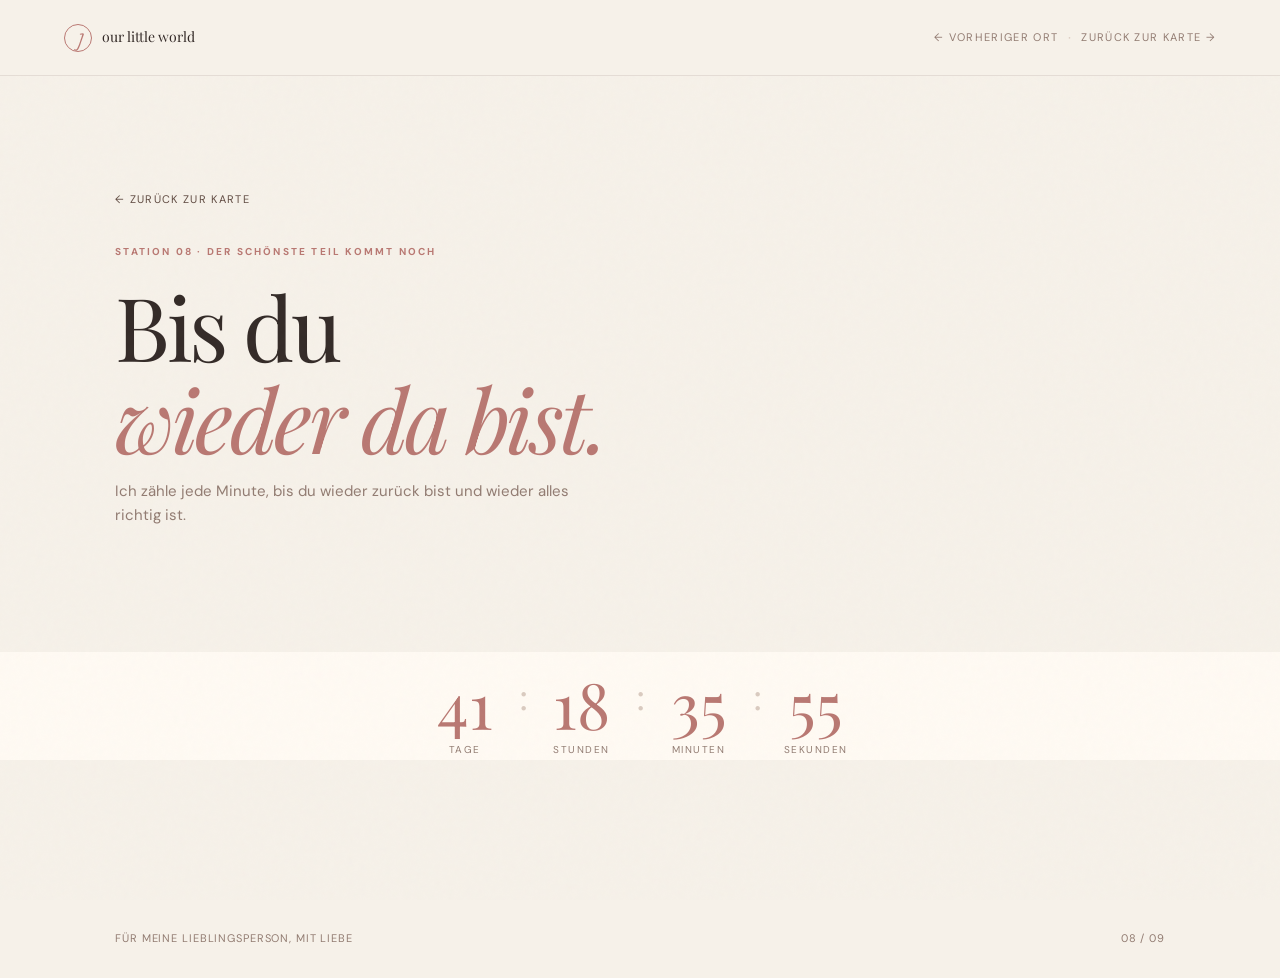
<file: countdown.html>
<!doctype html><html lang="de"><head><meta charset="UTF-8"><meta name="viewport" content="width=device-width, initial-scale=1.0"><title>Until You're Home · Our Little World</title><link rel="preconnect" href="https://fonts.googleapis.com"><link rel="preconnect" href="https://fonts.gstatic.com" crossorigin><link href="https://fonts.googleapis.com/css2?family=Caveat:wght@500;600&family=DM+Sans:wght@400;500;600;700&family=Playfair+Display:wght@500;600;700&display=swap" rel="stylesheet"><link rel="stylesheet" href="styles.css"></head><body class="countdown-page"><div class="page-noise"></div><header class="topbar"><a class="brand" href="index.html"><span class="brand-mark">J</span><span>our little world</span></a><nav class="page-nav"><a href="puzzle.html">← previous</a><span>·</span><a href="index.html">back to map →</a></nav></header><main class="inner-page"><section class="section-shell page-intro"><a class="page-back" href="index.html">← back to our map</a><p class="eyebrow">stop 08 · the best part is coming</p><h1>Until You’re<br><em>Home.</em></h1><p>Counting every minute until the front door opens and everything feels right again.</p></section><section class="countdown page-content"><div class="countdown-copy reveal"><p class="eyebrow">the return journey</p><h2>Almost<br><em>there.</em></h2><p>Change the date in <strong>app.js</strong> whenever the plan becomes real.</p></div><div class="countdown-clock reveal reveal-delay"><div><strong id="days">--</strong><span>days</span></div><i>:</i><div><strong id="hours">--</strong><span>hours</span></div><i>:</i><div><strong id="minutes">--</strong><span>minutes</span></div><i>:</i><div><strong id="seconds">--</strong><span>seconds</span></div></div><p class="home-message" id="home-message">until the countdown becomes a memory</p></section></main><footer><span>made for my person, with love</span><span>08 / 09</span></footer><script src="app.js"></script></body></html>
</file>
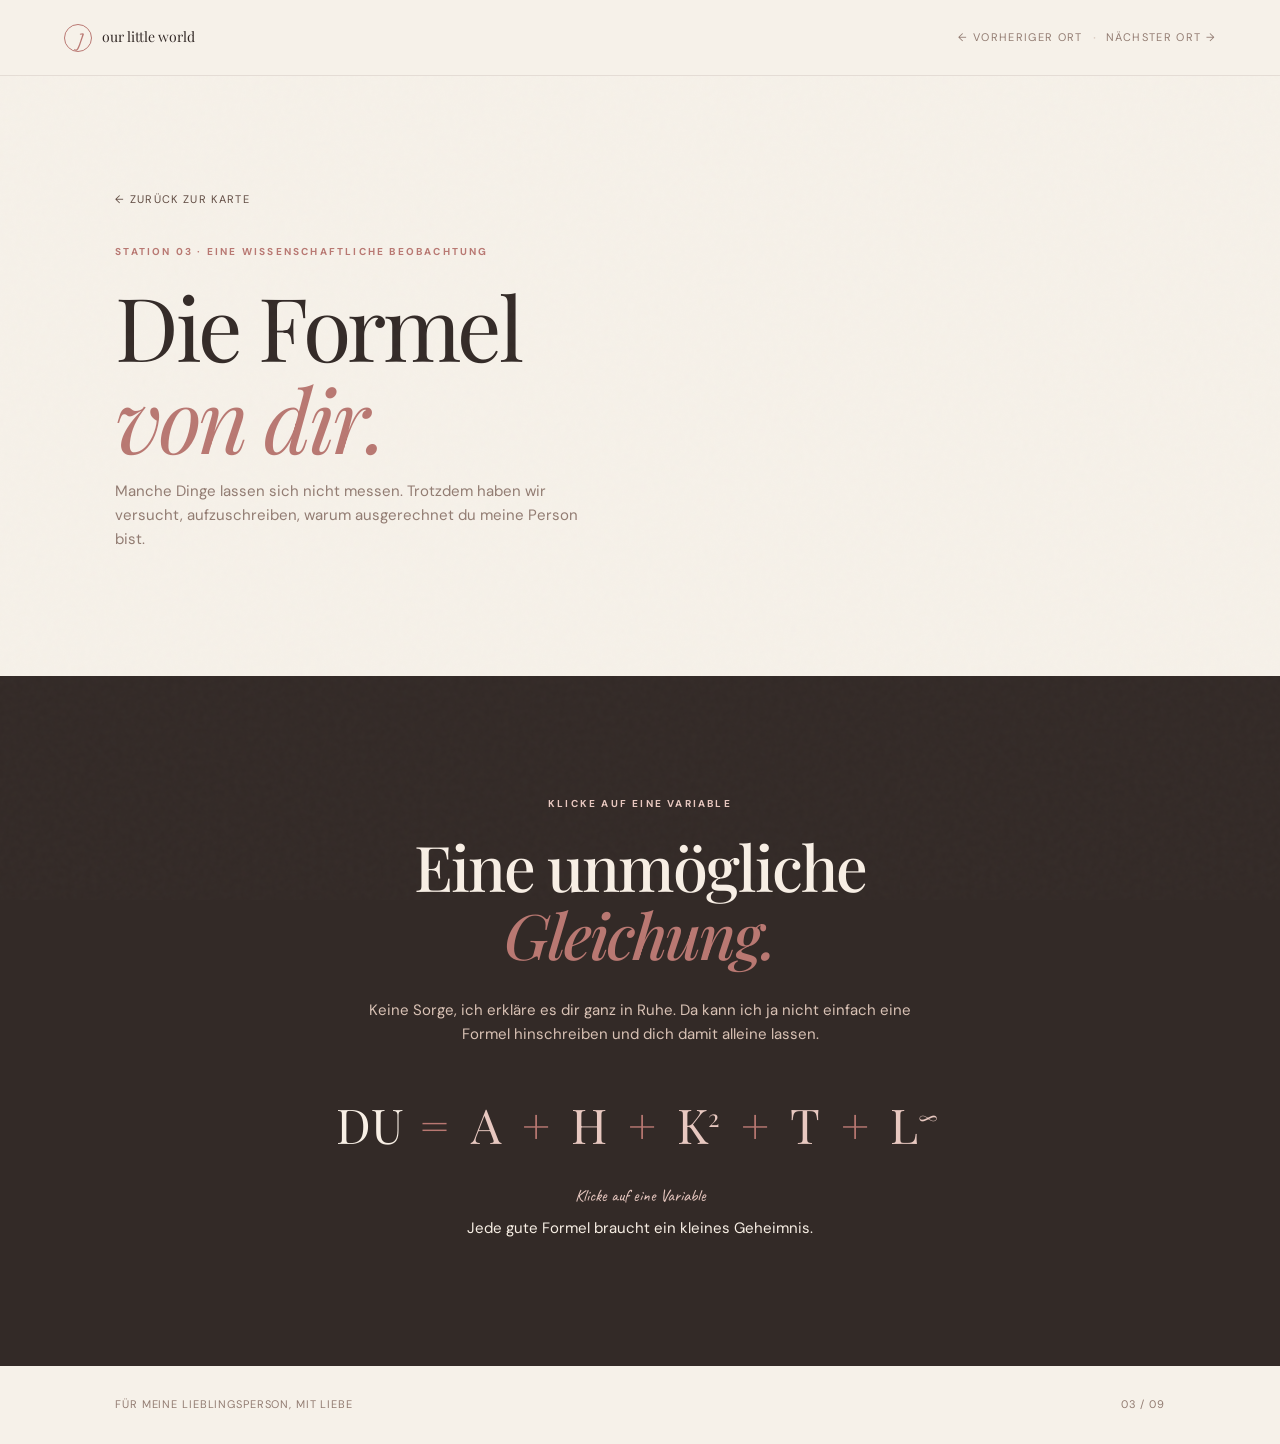
<file: formula.html>
<!doctype html><html lang="de"><head><meta charset="UTF-8"><meta name="viewport" content="width=device-width, initial-scale=1.0"><title>The Formula of You · Our Little World</title><link rel="preconnect" href="https://fonts.googleapis.com"><link rel="preconnect" href="https://fonts.gstatic.com" crossorigin><link href="https://fonts.googleapis.com/css2?family=Caveat:wght@500;600&family=DM+Sans:wght@400;500;600;700&family=Playfair+Display:wght@500;600;700&display=swap" rel="stylesheet"><link rel="stylesheet" href="styles.css"></head><body class="formula-page"><div class="page-noise"></div><header class="topbar"><a class="brand" href="index.html"><span class="brand-mark">J</span><span>our little world</span></a><nav class="page-nav"><a href="memories.html">← previous</a><span>·</span><a href="soundtrack.html">next stop →</a></nav></header><main class="inner-page"><section class="section-shell page-intro"><a class="page-back" href="index.html">← back to our map</a><p class="eyebrow">stop 03 · a scientific observation</p><h1>The Formula<br><em>of You.</em></h1><p>Some things cannot be measured. Still, we tried to write down why you are my person.</p></section><section class="section-dark formula page-content"><div class="section-heading reveal"><p class="eyebrow">click a variable</p><h2>One impossible<br><em>equation.</em></h2></div><div class="equation reveal"><span>YOU</span><b>=</b><button data-factor="Attention">A</button><b>+</b><button data-factor="Humour">H</button><b>+</b><button data-factor="Chaos">K<sup>2</sup></button><b>+</b><button data-factor="Trust">T</button><b>+</b><button data-factor="Love">L<sup>∞</sup></button></div><p class="formula-hint">tap a letter to reveal a reason</p><div class="factor-message" id="factor-message">Every good formula needs a little mystery.</div></section></main><footer><span>made for my person, with love</span><span>03 / 09</span></footer><script src="app.js"></script></body></html>
</file>
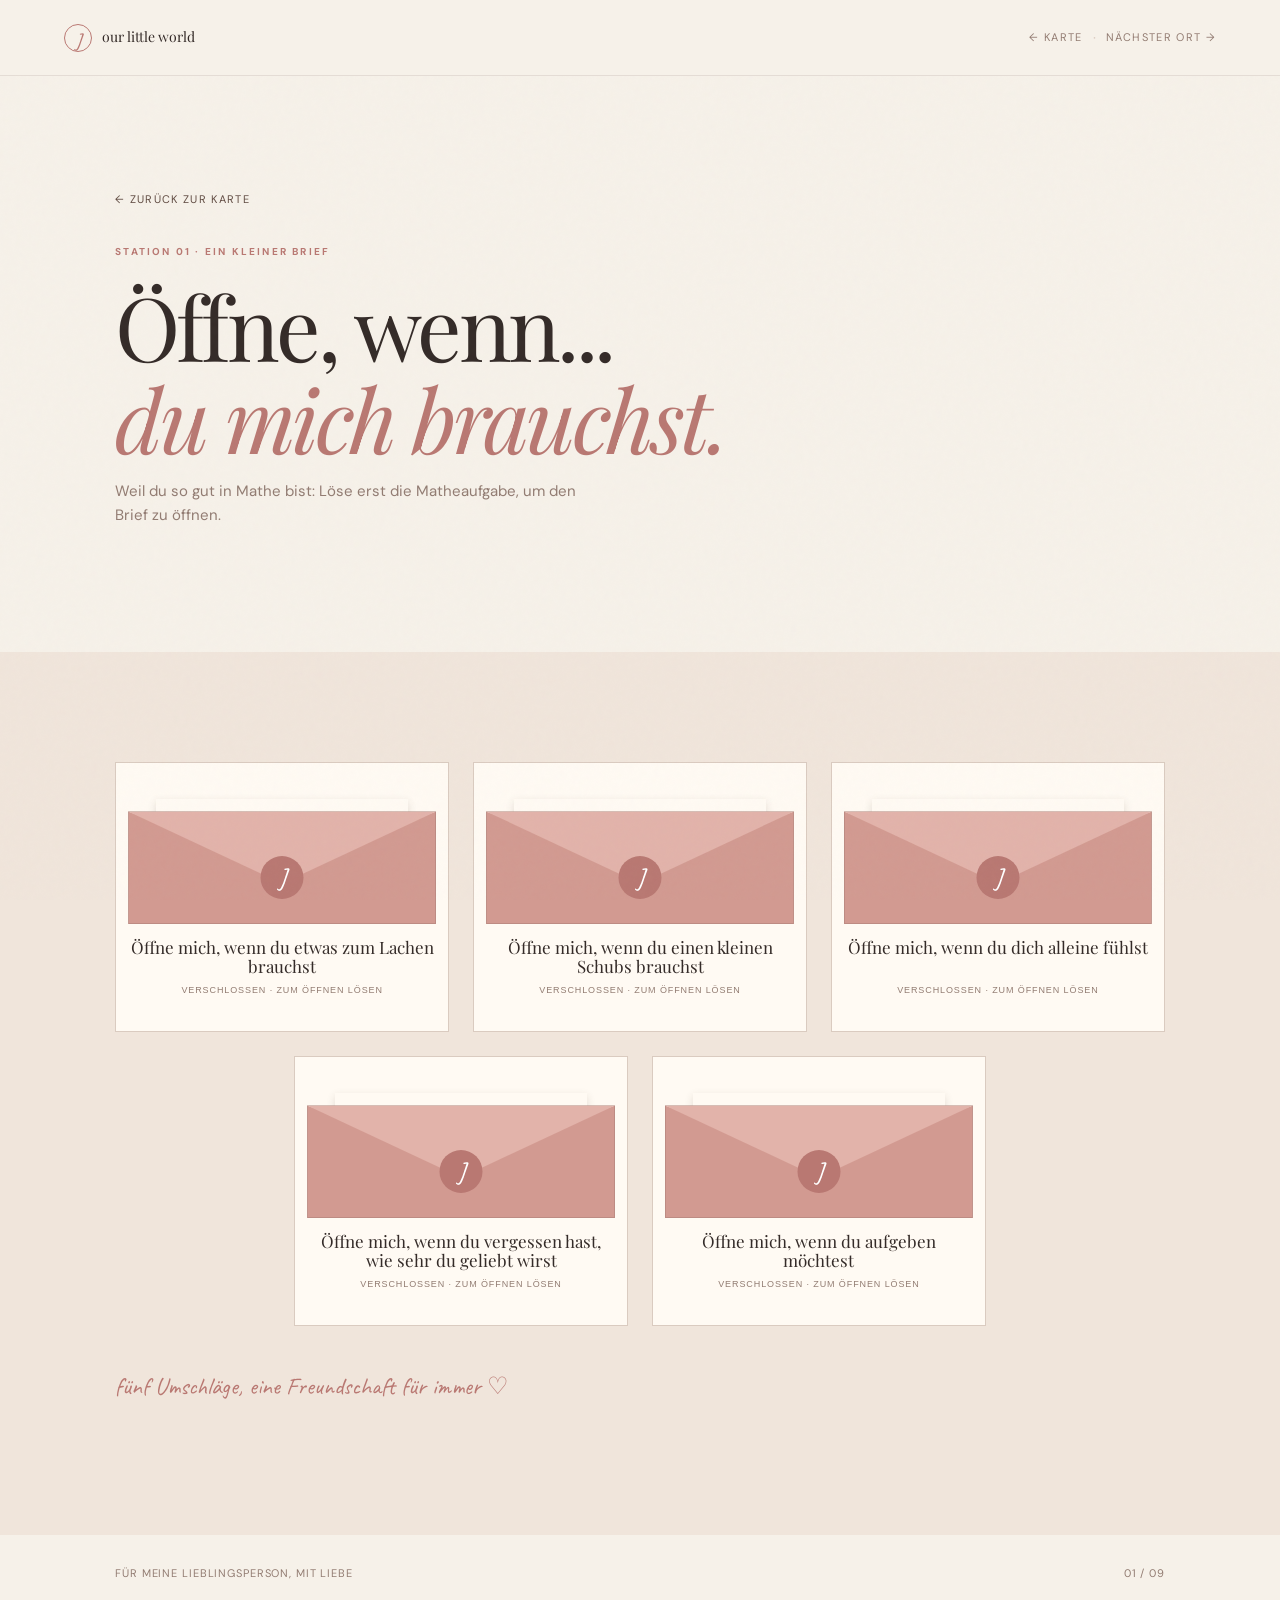
<file: open-when.html>
<!doctype html>
<html lang="de">
	<head>
		<meta charset="UTF-8" />
		<meta name="viewport" content="width=device-width, initial-scale=1.0" />
		<title>Öffne, wenn... · Our Little World</title>
		<link rel="preconnect" href="https://fonts.googleapis.com" />
		<link rel="preconnect" href="https://fonts.gstatic.com" crossorigin />
		<link href="https://fonts.googleapis.com/css2?family=Caveat:wght@500;600&family=DM+Sans:wght@400;500;600;700&family=Playfair+Display:wght@500;600;700&display=swap" rel="stylesheet" />
		<link rel="stylesheet" href="styles.css" />
	</head>
	<body>
		<div class="page-noise"></div>
		<header class="topbar">
			<a class="brand" href="index.html">
				<span class="brand-mark">J</span>
				<span>our little world</span>
			</a>
			<nav class="page-nav">
				<a href="index.html">← Karte</a>
				<span>·</span>
				<a href="memories.html">nächster Ort →</a>
			</nav>
		</header>

		<main class="inner-page">
			<section class="section-shell page-intro">
				<a class="page-back" href="index.html">← zurück zur Karte</a>
				<p class="eyebrow">station 01 · ein kleiner Brief</p>
				<h1>Öffne, wenn...<br /><em>du mich brauchst.</em></h1>
				<p>Weil du so gut in Mathe bist: Löse erst die Matheaufgabe, um den Brief zu öffnen.</p>
			</section>

			<section class="section-shell section-tinted page-content">
				<div class="letter-grid">
					<button class="letter-card envelope-card reveal" data-letter="miss">
						<span class="wax-seal">J</span>
						<span class="letter-title">Öffne mich, wenn du mich vermisst</span>
						<span class="letter-lock">verschlossen · zum Öffnen lösen</span>
					</button>
					<button class="letter-card envelope-card reveal" data-letter="homesick">
						<span class="wax-seal">J</span>
						<span class="letter-title">Öffne mich, wenn du Heimweh hast</span>
						<span class="letter-lock">verschlossen · zum Öffnen lösen</span>
					</button>
					<button class="letter-card envelope-card reveal" data-letter="alone">
						<span class="wax-seal">J</span>
						<span class="letter-title">Öffne mich, wenn du dich alleine fühlst</span>
						<span class="letter-lock">verschlossen · zum Öffnen lösen</span>
					</button>
					<button class="letter-card envelope-card reveal" data-letter="loved">
						<span class="wax-seal">J</span>
						<span class="letter-title">Öffne mich, wenn du vergessen hast, wie sehr du geliebt wirst</span>
						<span class="letter-lock">verschlossen · zum Öffnen lösen</span>
					</button>
					<button class="letter-card envelope-card reveal" data-letter="bad-day">
						<span class="wax-seal">J</span>
						<span class="letter-title">Öffne mich, wenn du einen richtig schlechten Tag hast</span>
						<span class="letter-lock">verschlossen · zum Öffnen lösen</span>
					</button>
					<button class="letter-card envelope-card reveal" data-letter="give-up">
						<span class="wax-seal">J</span>
						<span class="letter-title">Öffne mich, wenn du aufgeben möchtest</span>
						<span class="letter-lock">verschlossen · zum Öffnen lösen</span>
					</button>
					<button class="letter-card envelope-card reveal" data-letter="overthink">
						<span class="wax-seal">J</span>
						<span class="letter-title">Öffne mich, wenn du zu viel nachdenkst</span>
						<span class="letter-lock">verschlossen · zum Öffnen lösen</span>
					</button>
					<button class="letter-card envelope-card reveal" data-letter="motivation">
						<span class="wax-seal">J</span>
						<span class="letter-title">Öffne mich, wenn du Motivation brauchst</span>
						<span class="letter-lock">verschlossen · zum Öffnen lösen</span>
					</button>
					<button class="letter-card envelope-card reveal" data-letter="laugh">
						<span class="wax-seal">J</span>
						<span class="letter-title">Öffne mich, wenn du lachen musst</span>
						<span class="letter-lock">verschlossen · zum Öffnen lösen</span>
					</button>
					<button class="letter-card envelope-card reveal" data-letter="chaos">
						<span class="wax-seal">J</span>
						<span class="letter-title">Öffne mich, wenn du unser Chaos vermisst</span>
						<span class="letter-lock">verschlossen · zum Öffnen lösen</span>
					</button>
					<button class="letter-card envelope-card reveal" data-letter="happy">
						<span class="wax-seal">J</span>
						<span class="letter-title">Öffne mich, wenn etwas richtig Schönes passiert ist</span>
						<span class="letter-lock">verschlossen · zum Öffnen lösen</span>
					</button>
					<button class="letter-card envelope-card reveal" data-letter="home">
						<span class="wax-seal">J</span>
						<span class="letter-title">Öffne mich, wenn du wieder zu Hause bist</span>
						<span class="letter-lock">verschlossen · zum Öffnen lösen</span>
					</button>
				</div>
				<p class="page-note">zwölf Umschläge, eine Freundschaft für immer ♡</p>
			</section>
		</main>

		<footer>
			<span>für meine Lieblingsperson, mit Liebe</span>
			<span>01 / 09</span>
		</footer>

		<div class="modal" id="modal" aria-hidden="true">
			<div class="modal-card">
				<button class="modal-close" aria-label="Schließen">×</button>
				<p class="eyebrow">ein kleines Rätsel</p>
				<h2>Bevor du diesen Brief öffnest...</h2>
				<p>Löse die Aufgabe.</p>
				<div class="lock-equation">
					2 + 2 = <input id="answer" type="number" aria-label="Antwort auf die Gleichung" />
				</div>
				<button class="primary-button" id="unlock">Brief öffnen</button>
				<p class="unlock-message" id="unlock-message"></p>
			</div>
		</div>

		<script src="app.js"></script>
	</body>
</html>
</file>
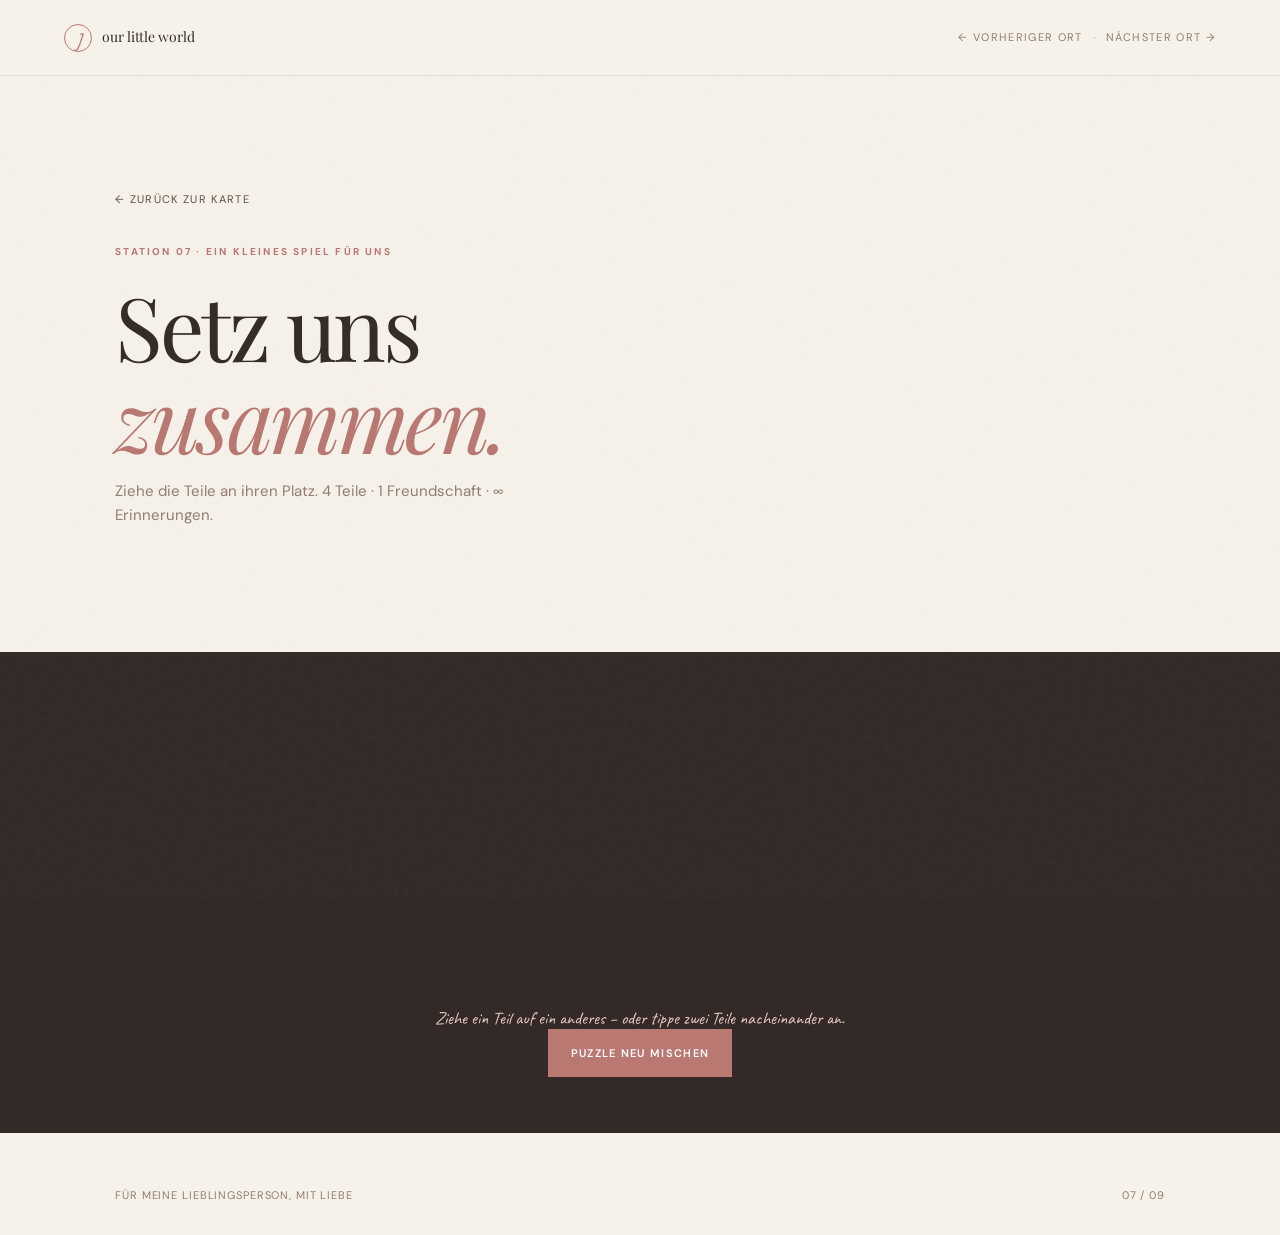
<file: puzzle.html>
<!doctype html><html lang="de"><head><meta charset="UTF-8"><meta name="viewport" content="width=device-width, initial-scale=1.0"><title>Put Us Back Together · Our Little World</title><link rel="preconnect" href="https://fonts.googleapis.com"><link rel="preconnect" href="https://fonts.gstatic.com" crossorigin><link href="https://fonts.googleapis.com/css2?family=Caveat:wght@500;600&family=DM+Sans:wght@400;500;600;700&family=Playfair+Display:wght@500;600;700&display=swap" rel="stylesheet"><link rel="stylesheet" href="styles.css"></head><body class="puzzle-page"><div class="page-noise"></div><header class="topbar"><a class="brand" href="index.html"><span class="brand-mark">J</span><span>our little world</span></a><nav class="page-nav"><a href="quiz.html">← previous</a><span>·</span><a href="countdown.html">next stop →</a></nav></header><main class="inner-page"><section class="section-shell page-intro"><a class="page-back" href="index.html">← back to our map</a><p class="eyebrow">stop 07 · a tiny game for two</p><h1>Put Us<br><em>Back Together.</em></h1><p>12 pieces · 1 friendship · ∞ memories. For now, tap the button and let the distance disappear.</p></section><section class="puzzle section-dark page-content"><div class="puzzle-board" id="puzzle-board"><div class="puzzle-piece piece-1"></div><div class="puzzle-piece piece-2"></div><div class="puzzle-piece piece-3"></div><div class="puzzle-piece piece-4"></div></div><button class="primary-button" id="puzzle-button">put us together</button><p class="puzzle-success" id="puzzle-success">DISTANCE CAN’T KEEP US APART. ♡</p></section></main><footer><span>made for my person, with love</span><span>07 / 09</span></footer><script src="app.js"></script></body></html>
</file>
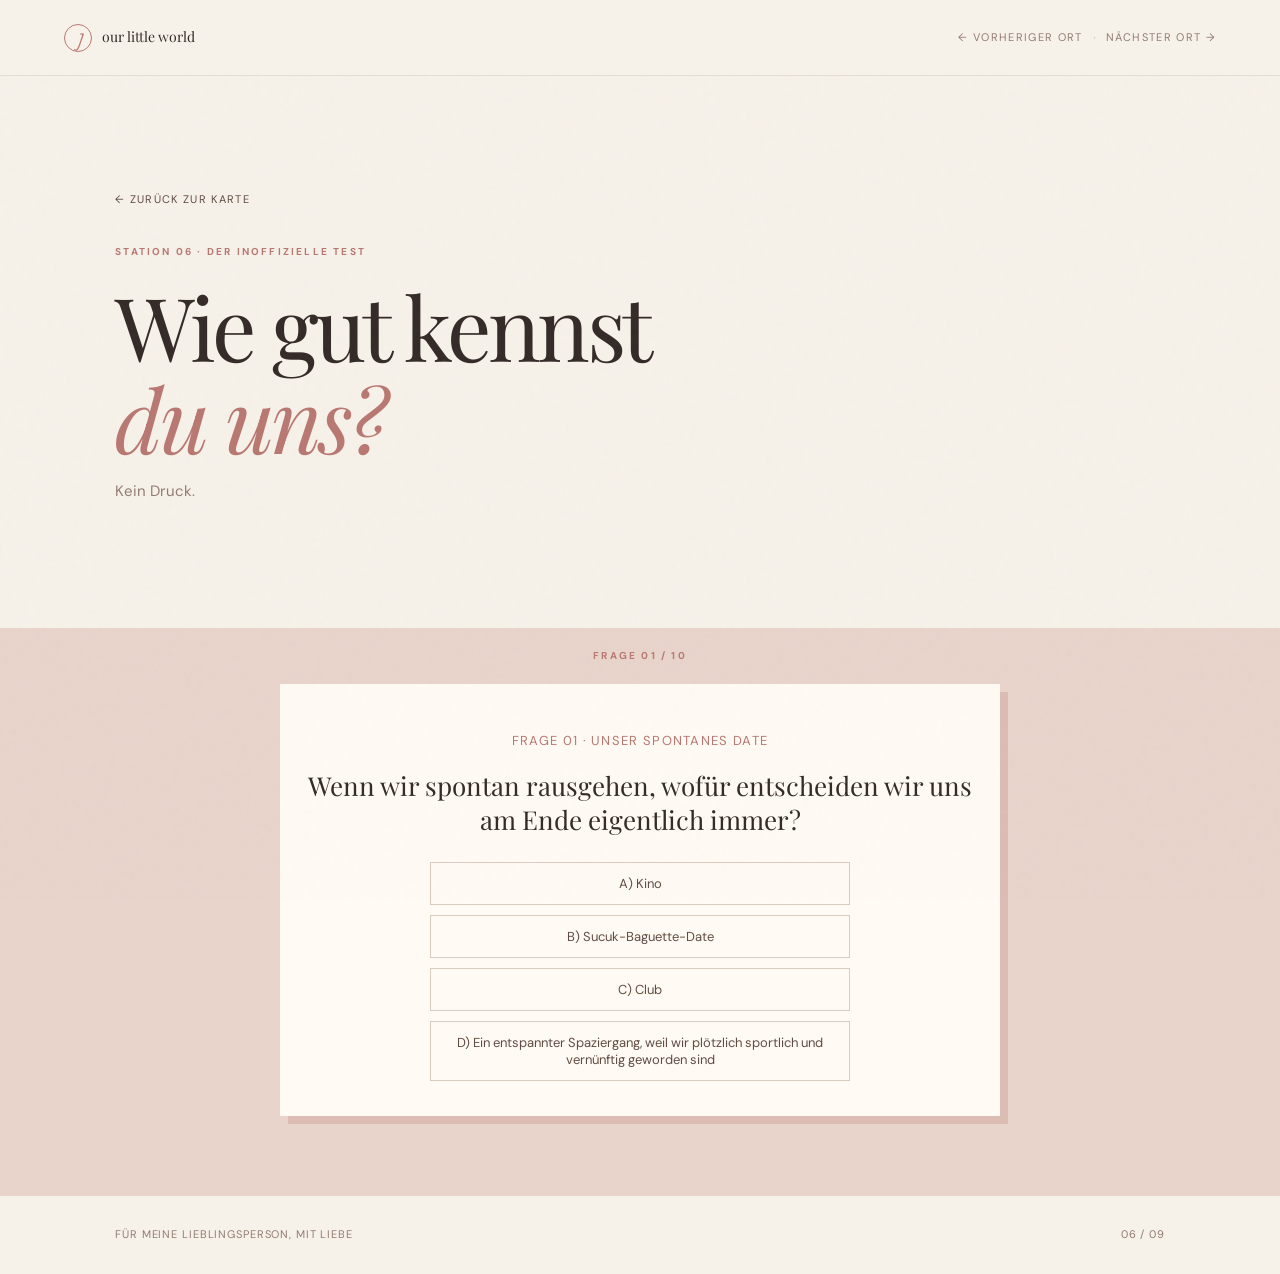
<file: quiz.html>
<!doctype html><html lang="de"><head><meta charset="UTF-8"><meta name="viewport" content="width=device-width, initial-scale=1.0"><title>How Well Do You Know Us? · Our Little World</title><link rel="preconnect" href="https://fonts.googleapis.com"><link rel="preconnect" href="https://fonts.gstatic.com" crossorigin><link href="https://fonts.googleapis.com/css2?family=Caveat:wght@500;600&family=DM+Sans:wght@400;500;600;700&family=Playfair+Display:wght@500;600;700&display=swap" rel="stylesheet"><link rel="stylesheet" href="styles.css"></head><body class="quiz-page"><div class="page-noise"></div><header class="topbar"><a class="brand" href="index.html"><span class="brand-mark">J</span><span>our little world</span></a><nav class="page-nav"><a href="diary.html">← previous</a><span>·</span><a href="puzzle.html">next stop →</a></nav></header><main class="inner-page"><section class="section-shell page-intro"><a class="page-back" href="index.html">← back to our map</a><p class="eyebrow">stop 06 · the unofficial exam</p><h1>How well do you<br><em>know us?</em></h1><p>No pressure. There are no wrong answers, only answers that are objectively less funny.</p></section><section class="quiz page-content"><div class="quiz-box reveal"><p class="eyebrow">question 01 / 01</p><div class="quiz-question" id="quiz-question"><p>We say “let’s just quickly...”<br><strong>What happens next?</strong></p><div class="answers"><button data-correct="false">We are home in 10 minutes.</button><button data-correct="true">A three-hour side quest begins.</button><button data-correct="false">We follow the original plan.</button></div></div><div class="quiz-result" id="quiz-result"></div></div></section></main><footer><span>made for my person, with love</span><span>06 / 09</span></footer><script src="app.js"></script></body></html>
</file>
<file: styles.css>
body.home-page main>section:not(.hero):not(.map-section){display:none}.inner-page{min-height:calc(100vh - 76px)}.page-intro{padding-bottom:45px}.page-intro h1{font:clamp(48px,7vw,88px) var(--serif);line-height:1.05;letter-spacing:-.04em;margin:0;max-width:760px}.page-intro h1 em{color:var(--rose);font-style:italic}.page-intro p:last-child{color:var(--muted);max-width:470px}.page-back{display:inline-flex;align-items:center;gap:8px;color:var(--brown);font-size:11px;letter-spacing:.12em;text-transform:uppercase;text-decoration:none;margin-bottom:35px}.page-back:hover{color:var(--rose)}.page-content{padding-top:20px}.page-content .section-heading{margin-bottom:40px}.page-footer{margin-top:20px}.page-nav{display:flex;gap:10px;align-items:center}.page-nav a{color:var(--muted);text-decoration:none;font-size:11px;letter-spacing:.12em;text-transform:uppercase}.page-nav a:hover{color:var(--rose)}.page-nav span{color:var(--line)}.single-grid{display:grid;grid-template-columns:1fr 1fr;gap:35px;align-items:start}.single-grid .letter-grid{grid-template-columns:repeat(2,1fr)}.page-note{font:24px var(--script);color:var(--rose);margin-top:45px}.album-page{background:#f8eee6}.album-page .section-shell{padding-top:50px}.page-card{background:var(--paper);padding:28px;box-shadow:0 10px 24px rgba(75,51,42,.08)}.page-card h3{font:26px var(--serif);margin:8px 0}.page-card p{color:var(--muted)}.memory-page-wall{margin-top:20px}.formula-page .formula{margin:0 -9vw}.quiz-page .quiz{margin:0 -9vw}.puzzle-page .puzzle{margin:0 -9vw}.countdown-page .countdown{margin:0 -9vw}.diary-page .diary{margin:0 -9vw}@media(max-width:800px){.page-nav{display:none}.page-intro{padding-top:55px}.page-intro h1{font-size:48px}.single-grid{grid-template-columns:1fr}.formula-page .formula,.quiz-page .quiz,.puzzle-page .puzzle,.countdown-page .countdown,.diary-page .diary{margin:0 -6vw}}
body.inner-page .topbar,body.formula-page .topbar,body.album-page .topbar,body.diary-page .topbar,body.quiz-page .topbar,body.puzzle-page .topbar,body.countdown-page .topbar{position:sticky;top:0}.topbar{position:sticky;top:0}.page-nav{display:flex}@media(max-width:800px){.page-nav{display:flex;gap:7px}.page-nav a{font-size:9px;letter-spacing:.07em}.page-nav span{display:none}.topbar{padding-left:4vw;padding-right:4vw}.brand{font-size:12px}}
:root{--cream:#f6f1e9;--paper:#fffaf3;--ink:#342b28;--brown:#614c43;--rose:#b97872;--pink:#e8c8c0;--muted:#927c72;--line:#dacbc0;--dark:#332a27;--serif:'Playfair Display',Georgia,serif;--sans:'DM Sans',Arial,sans-serif;--script:'Caveat',cursive}*{box-sizing:border-box}html{scroll-behavior:smooth}body{margin:0;background:var(--cream);color:var(--ink);font-family:var(--sans);font-size:15px;line-height:1.6}.page-noise{position:fixed;inset:0;pointer-events:none;opacity:.1;z-index:10;background-image:url("data:image/svg+xml,%3Csvg viewBox='0 0 180 180' xmlns='http://www.w3.org/2000/svg'%3E%3Cfilter id='n'%3E%3CfeTurbulence type='fractalNoise' baseFrequency='.8' numOctaves='4' stitchTiles='stitch'/%3E%3C/filter%3E%3Crect width='100%25' height='100%25' filter='url(%23n)' opacity='.22'/%3E%3C/svg%3E")}.topbar{height:76px;padding:0 5vw;display:flex;align-items:center;justify-content:space-between;border-bottom:1px solid rgba(97,76,67,.12);position:relative;z-index:20;background:rgba(246,241,233,.78);backdrop-filter:blur(10px)}.brand{color:var(--ink);text-decoration:none;display:flex;align-items:center;gap:10px;font-family:var(--serif);font-size:14px}.brand-mark{border:1px solid var(--rose);color:var(--rose);width:28px;height:28px;border-radius:50%;display:grid;place-items:center;font-family:var(--script);font-size:20px}.topbar-note{font-family:var(--script);font-size:20px;color:var(--rose)}.topbar-note span{font-family:var(--sans);font-size:12px;margin-left:8px}.menu-toggle{display:none;background:none;border:0;font-size:24px;color:var(--brown)}.section-shell{padding:110px 9vw;position:relative;overflow:hidden}.hero{min-height:calc(100vh - 76px);display:flex;align-items:center;justify-content:space-between;gap:7vw;padding-top:90px;padding-bottom:90px}.hero-copy{max-width:570px;z-index:1}.eyebrow{font-size:10px;letter-spacing:.22em;text-transform:uppercase;color:var(--rose);font-weight:700;margin:0 0 20px}.hero h1,h2{font-family:var(--serif);font-weight:500;line-height:1.08;letter-spacing:-.03em}.hero h1{font-size:clamp(47px,6vw,86px);margin:0 0 27px}.hero h1 em,h2 em{font-style:italic;color:var(--rose)}.hero-text{max-width:430px;color:var(--brown);font-size:16px;margin-bottom:30px}.primary-button,.outline-button{font:600 11px var(--sans);letter-spacing:.12em;text-transform:uppercase;cursor:pointer;transition:transform .25s,background .25s;display:inline-flex;align-items:center;gap:13px;text-decoration:none}.primary-button{background:var(--rose);color:#fff;border:1px solid var(--rose);padding:16px 22px}.primary-button:hover{background:var(--brown);border-color:var(--brown);transform:translateY(-3px)}.primary-button span{font-size:17px}.outline-button{background:transparent;color:var(--brown);border:1px solid var(--line);padding:12px 16px}.outline-button:hover{border-color:var(--rose);color:var(--rose)}.hand-note{font:22px/1 var(--script);color:var(--rose);transform:rotate(-6deg);margin:35px 0 0 55px}.hero-polaroid{width:min(390px,40vw);transform:rotate(4deg);position:relative}.photo-frame{background:#fff;padding:14px 14px 50px;box-shadow:0 18px 45px rgba(75,51,42,.15)}.photo-frame img{width:100%;aspect-ratio:4/5;object-fit:cover;display:block;filter:saturate(.82)}.photo-stamp{position:absolute;bottom:30px;left:28px;font:20px var(--script);color:var(--rose)}.hero-polaroid>p{font:22px var(--script);text-align:center;margin:15px 0;color:var(--brown)}.hero-scribble{position:absolute;right:4vw;bottom:13%;font:28px/1 var(--script);color:var(--rose);transform:rotate(11deg)}.hero-scribble span{font-family:var(--sans);font-size:18px}.section-heading{max-width:590px;margin-bottom:45px}.section-heading h2{font-size:clamp(38px,5vw,63px);margin:0 0 15px}.section-heading>p:last-child{color:var(--muted);max-width:430px}.map-section{background:var(--paper);text-align:center}.journey-map{max-width:970px;margin:50px auto 0;display:grid;grid-template-columns:repeat(4,1fr);gap:62px 38px;position:relative}.map-line{position:absolute;top:50px;left:9%;right:9%;height:1px;background:var(--line);z-index:0}.map-stop{color:var(--brown);text-decoration:none;display:flex;align-items:center;flex-direction:column;gap:4px;position:relative;z-index:1}.stop-number{font:11px var(--sans);color:var(--rose);letter-spacing:.1em}.map-stop>span:nth-child(2){font:19px/1.1 var(--serif)}.map-stop i{font-style:normal;margin-top:10px;width:47px;height:47px;border:1px solid var(--line);border-radius:50%;display:grid;place-items:center;background:var(--paper);font-size:20px;transition:.25s}.map-stop:hover i,.map-stop.active i{background:var(--rose);border-color:var(--rose);color:#fff;transform:rotate(10deg)}.section-tinted{background:#f0e5db}.letter-grid{display:grid;grid-template-columns:repeat(4,1fr);gap:20px}.letter-card{min-height:245px;border:1px solid var(--line);background:var(--paper);padding:25px 20px;display:flex;flex-direction:column;align-items:center;justify-content:center;cursor:pointer;color:var(--ink);position:relative;transition:transform .3s,box-shadow .3s}.letter-card:hover{transform:translateY(-8px) rotate(1deg);box-shadow:0 15px 25px rgba(77,50,38,.1)}.tilt-right{transform:rotate(2deg)}.tilt-left{transform:rotate(-2deg)}.wax-seal{background:var(--rose);color:#fff;border-radius:50%;width:43px;height:43px;display:grid;place-items:center;font:26px var(--script);margin-bottom:20px}.letter-title{font:22px/1.1 var(--serif)}.letter-lock{font-size:10px;text-transform:uppercase;letter-spacing:.1em;color:var(--muted);margin-top:22px}.inline-heading{display:flex;justify-content:space-between;align-items:end}.memory-wall{display:grid;grid-template-columns:repeat(3,1fr);gap:45px;align-items:start}.memory-card{background:var(--paper);padding:13px 13px 25px;box-shadow:0 12px 25px rgba(75,51,42,.1)}.memory-a{transform:rotate(-3deg)}.memory-b{transform:rotate(2.5deg);margin-top:45px}.memory-c{transform:rotate(-1deg)}.polaroid-image img{width:100%;aspect-ratio:1/1;object-fit:cover;display:block;filter:sepia(.12) saturate(.82)}.memory-card p,.memory-card h3{margin-left:8px;margin-right:8px}.memory-date{font-size:10px;text-transform:uppercase;letter-spacing:.15em;color:var(--rose);margin-top:18px}.memory-card h3{font:22px var(--serif);margin-top:6px;margin-bottom:5px}.memory-card p:last-child{font-size:13px;color:var(--muted);line-height:1.5}.category-row{display:flex;justify-content:center;gap:10px;margin-top:55px;flex-wrap:wrap}.category{border:0;background:none;color:var(--muted);font:11px var(--sans);text-transform:uppercase;letter-spacing:.12em;cursor:pointer;padding:8px}.category.active,.category:hover{color:var(--rose);border-bottom:1px solid var(--rose)}.section-dark{background:var(--dark);color:#f8efe5}.section-dark .eyebrow{color:var(--pink)}.section-dark h2{color:#f8efe5}.formula{text-align:center;padding-top:120px;padding-bottom:125px}.formula .section-heading{margin:0 auto 45px}.equation{display:flex;align-items:center;justify-content:center;gap:15px;flex-wrap:wrap;font:clamp(25px,4vw,48px) var(--serif);color:#f8efe5}.equation button{font:inherit;background:none;border:0;color:var(--pink);cursor:pointer;transition:.3s}.equation button:hover{color:#fff;transform:translateY(-7px)}.equation b{font-weight:400;color:var(--rose)}.equation sup{font-size:.5em}.formula-hint{font:17px var(--script);color:var(--pink);margin:28px 0 10px}.factor-message{color:#f8efe5;min-height:25px}.soundtrack{display:grid;grid-template-columns:.8fr 1.2fr;align-items:center;gap:9vw;background:#f8eee6}.mixtape{background:#d09b91;min-height:430px;position:relative;padding:55px 50px;overflow:hidden;box-shadow:10px 12px 0 rgba(97,76,67,.12)}.mixtape .eyebrow{color:#7d514b}.mixtape h2{font-size:58px;color:#fff;margin:0}.mixtape-label p:last-child{font:21px var(--script);color:#fff;margin-top:22px}.disc{width:230px;height:230px;border-radius:50%;position:absolute;right:-30px;bottom:-35px;background:repeating-radial-gradient(circle,#342b28 0 2px,#473a35 3px 5px);display:grid;place-items:center;animation:spin 16s linear infinite}.disc:before{content:'';width:115px;height:115px;border-radius:50%;background:#d09b91}.disc-hole{width:17px;height:17px;border-radius:50%;background:#342b28;position:relative;z-index:1}.track-list{border-top:1px solid var(--line)}.track{display:grid;grid-template-columns:35px 28px 1fr 48px;gap:10px;align-items:center;padding:17px 8px;border-bottom:1px solid var(--line);color:var(--muted);font-size:12px}.track strong{display:block;color:var(--ink);font:17px var(--serif);font-weight:500}.track small{font-size:11px}.play-icon{color:var(--rose);font-size:10px}.active-track{background:rgba(232,200,192,.35)}.diary .section-heading{margin-bottom:70px}.timeline{max-width:820px;margin:auto;position:relative}.timeline:before{content:'';position:absolute;left:20px;top:4px;bottom:0;border-left:1px dashed var(--rose)}.diary-entry{margin-left:70px;position:relative;margin-bottom:75px;max-width:650px}.entry-dot{position:absolute;left:-58px;top:2px;width:15px;height:15px;border:3px solid var(--rose);background:var(--cream);border-radius:50%}.entry-meta{color:var(--rose);font-size:10px;letter-spacing:.16em;font-weight:700}.diary-entry h3{font:26px var(--serif);margin:9px 0}.diary-entry>p{color:var(--muted);max-width:540px}.entry-image{width:240px;background:#fff;padding:8px;transform:rotate(2deg);margin-top:22px;box-shadow:0 8px 15px rgba(75,51,42,.08)}.entry-image img{width:100%;display:block;aspect-ratio:4/3;object-fit:cover}.center-button{display:block;margin:0 auto}.quiz{background:#e8d4cb}.quiz-box{max-width:720px;margin:auto;text-align:center}.quiz-box h2{font-size:58px;margin:0 0 45px}.quiz-question{background:var(--paper);padding:35px 25px;box-shadow:8px 8px 0 rgba(185,120,114,.25)}.quiz-question>p{font:20px/1.4 var(--serif)}.quiz-question strong{font-size:27px}.answers{display:grid;gap:10px;max-width:420px;margin:25px auto 0}.answers button{background:none;border:1px solid var(--line);padding:12px;color:var(--brown);font:13px var(--sans);cursor:pointer}.answers button:hover{border-color:var(--rose);background:var(--pink)}.answers button.correct{background:#b9c7ae;border-color:#849873}.answers button.incorrect{background:#e8bcb5;border-color:#c47e75}.quiz-result{font:22px var(--script);color:var(--rose);min-height:35px;margin-top:20px}.puzzle{text-align:center}.puzzle .section-heading{margin:0 auto 40px}.puzzle-board{width:300px;height:300px;margin:0 auto 35px;display:grid;grid-template-columns:repeat(2,1fr);grid-template-rows:repeat(2,1fr);gap:3px;transition:.5s}.puzzle-piece{background-image:url('https://images.unsplash.com/photo-1511632765486-a01980e01a18?auto=format&fit=crop&w=800&q=85');background-size:300px 300px;filter:saturate(.8);transition:.7s}.piece-1{background-position:top left}.piece-2{background-position:top right}.piece-3{background-position:bottom left}.piece-4{background-position:bottom right}.puzzle-board.solved{gap:0;transform:scale(1.04)}.puzzle-success{color:var(--pink);font:24px var(--script);min-height:32px;opacity:0;transition:.4s}.puzzle-success.show{opacity:1}.countdown{display:grid;grid-template-columns:1fr 1.3fr;align-items:center;gap:8vw;background:var(--paper)}.countdown-copy h2{font-size:68px;margin:0 0 20px}.countdown-copy>p:last-child{color:var(--muted);max-width:380px}.countdown-clock{display:flex;align-items:center;justify-content:center;gap:19px}.countdown-clock div{text-align:center}.countdown-clock strong{display:block;font:clamp(38px,5vw,65px) var(--serif);color:var(--rose);line-height:1}.countdown-clock span{font-size:10px;letter-spacing:.15em;text-transform:uppercase;color:var(--muted)}.countdown-clock i{font:35px var(--serif);color:var(--line);font-style:normal;margin-bottom:17px}.home-message{grid-column:2;text-align:center;font:20px var(--script);color:var(--rose);margin-top:-25px}footer{padding:30px 9vw;display:flex;justify-content:space-between;color:var(--muted);font-size:11px;letter-spacing:.08em;text-transform:uppercase}.modal{position:fixed;inset:0;background:rgba(52,43,40,.65);z-index:50;display:none;place-items:center;padding:20px}.modal.open{display:grid}.modal-card{background:var(--paper);padding:50px 40px;text-align:center;max-width:480px;width:100%;position:relative}.modal-card h2{font-size:33px;margin:0}.modal-card>p:not(.eyebrow):not(.unlock-message){color:var(--muted)}.modal-close{position:absolute;top:14px;right:17px;border:0;background:none;font-size:26px;color:var(--muted);cursor:pointer}.lock-equation{font:29px var(--serif);margin:28px 0}.lock-equation input{width:60px;border:0;border-bottom:1px solid var(--rose);background:transparent;text-align:center;font:inherit;color:var(--rose);outline:none}.unlock-message{font:16px var(--script);color:var(--rose);min-height:25px}.reveal{opacity:0;transform:translateY(22px);transition:opacity .8s ease,transform .8s ease}.reveal.visible{opacity:1;transform:translateY(0)}.reveal-delay{transition-delay:.15s}@keyframes spin{to{transform:rotate(360deg)}}@media(max-width:800px){.topbar{height:64px;padding:0 6vw}.topbar-note{display:none}.menu-toggle{display:block}.section-shell{padding:75px 6vw}.hero{min-height:auto;display:block;padding-top:80px}.hero h1{font-size:48px}.hero-polaroid{width:76%;margin:60px auto 0}.hero-scribble{right:8vw;bottom:7%;font-size:23px}.journey-map{grid-template-columns:repeat(2,1fr);gap:40px 10px}.map-line{display:none}.letter-grid{grid-template-columns:repeat(2,1fr);gap:13px}.letter-card{min-height:210px;padding:15px 8px}.letter-title{font-size:18px}.inline-heading{display:block}.inline-heading .outline-button{margin-top:15px}.memory-wall{grid-template-columns:1fr;max-width:300px;margin:auto;gap:30px}.memory-b{margin-top:0}.category-row{margin-top:45px}.equation{gap:7px}.soundtrack{display:block}.mixtape{min-height:360px;margin-bottom:50px}.diary-entry{margin-left:50px}.quiz-box h2{font-size:46px}.countdown{display:block}.countdown-clock{margin-top:55px;gap:9px}.countdown-clock strong{font-size:38px}.countdown-clock i{font-size:25px}.home-message{margin-top:25px}footer{padding:25px 6vw;display:block;text-align:center}footer span{display:block;margin:6px}.hero-text{font-size:15px}}
</file>
